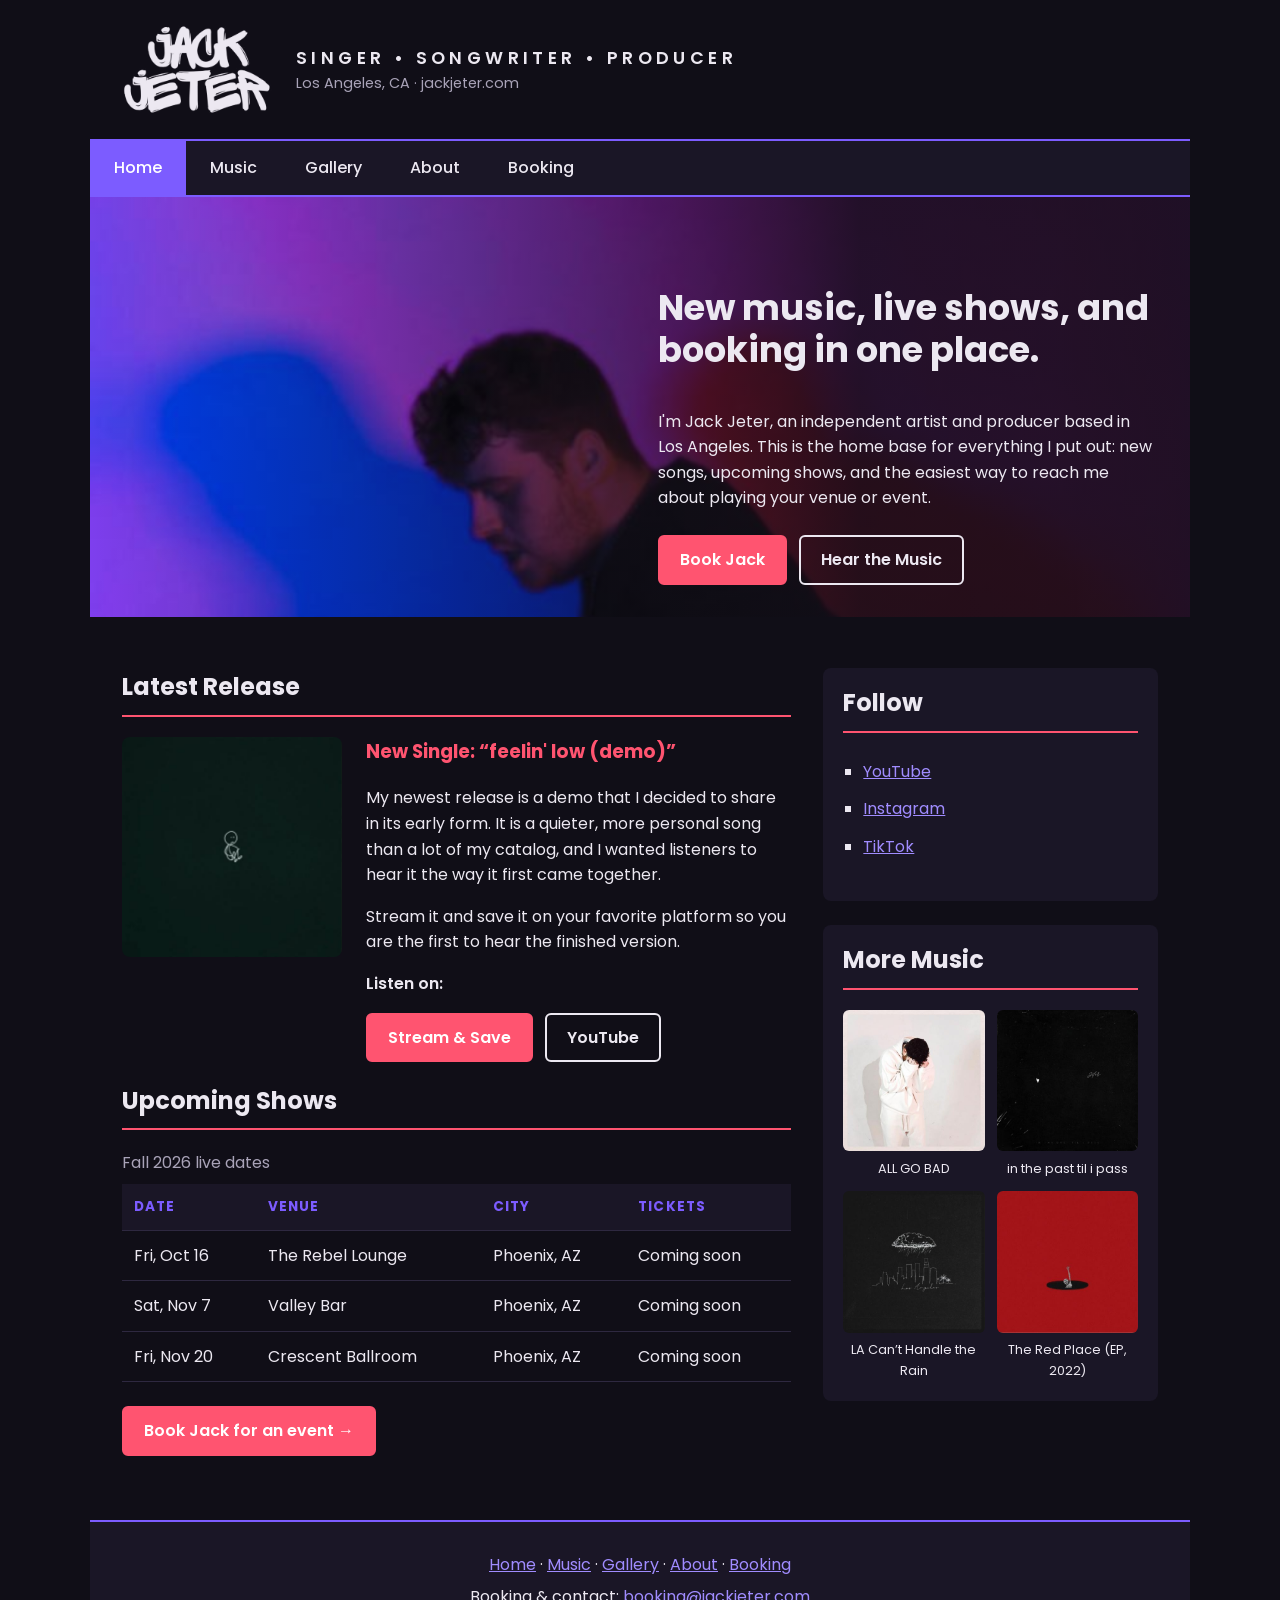
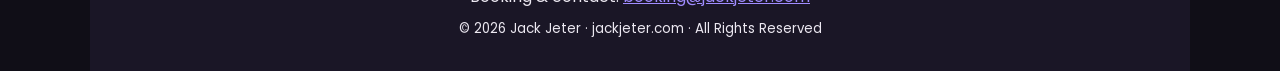
<file: index.html>
<!DOCTYPE html>
<html lang="en">
<head>
  <meta charset="utf-8">
  <meta name="viewport" content="width=device-width, initial-scale=1.0">
  <meta name="description" content="Official website of Jack Jeter, a Los Angeles singer, songwriter, and producer. Stream new releases, see upcoming shows, and book Jack for your event.">
  <meta name="keywords" content="Jack Jeter, music, singer, songwriter, producer, Los Angeles, live shows, booking">
  <meta name="author" content="Jack Jeter">
  <title>Jack Jeter | Singer, Songwriter &amp; Producer</title>
  <link rel="preconnect" href="https://fonts.googleapis.com">
  <link rel="preconnect" href="https://fonts.gstatic.com" crossorigin>
  <link href="https://fonts.googleapis.com/css2?family=Poppins:wght@400;500;600;700&amp;display=swap" rel="stylesheet">
  <link rel="icon" type="image/png" href="images/favicon.png">
  <link rel="stylesheet" href="styles.css">
  <script src="analytics.js"></script>
</head>
<body>
  <div id="wrapper">

    <header>
      <a href="index.html" class="logo-link">
        <h1><img src="images/jack-jeter-logo.png" alt="Jack Jeter" width="198" height="120"></h1>
      </a>
      <div class="tagline">
        <p class="role">Singer &bull; Songwriter &bull; Producer</p>
        <p class="location">Los Angeles, CA &middot; jackjeter.com</p>
      </div>
    </header>

    <nav>
      <ul>
        <li><a href="index.html" class="current">Home</a></li>
        <li><a href="music.html">Music</a></li>
        <li><a href="gallery.html">Gallery</a></li>
        <li><a href="about.html">About</a></li>
        <li><a href="booking.html">Booking</a></li>
      </ul>
    </nav>

    <main>
      <section class="hero">
        <div class="hero-text">
          <h2>New music, live shows, and booking in one place.</h2>
          <p>I'm Jack Jeter, an independent artist and producer based in Los Angeles. This is the home base for everything I put out: new songs, upcoming shows, and the easiest way to reach me about playing your venue or event.</p>
          <a href="booking.html" class="button">Book Jack</a>
          <a href="music.html" class="button button-outline">Hear the Music</a>
        </div>
      </section>

      <div class="columns">
        <div class="main-column">

          <section class="latest">
            <h2>Latest Release</h2>
            <div class="release">
              <img src="images/feelin-low.jpg" alt="Cover art for feelin' low (demo): a small hand-drawn figure sitting alone on a dark green background" width="220" height="220">
              <div>
                <h3>New Single: &ldquo;feelin' low (demo)&rdquo;</h3>
                <p>My newest release is a demo that I decided to share in its early form. It is a quieter, more personal song than a lot of my catalog, and I wanted listeners to hear it the way it first came together.</p>
                <p>Stream it and save it on your favorite platform so you are the first to hear the finished version.</p>
                <p class="listen">Listen on:</p>
                <a href="https://distrokid.com/hyperfollow/jackjeter/feelin-low-demo" class="button">Stream &amp; Save</a>
                <a href="https://www.youtube.com/@jackjetermusic" class="button button-outline">YouTube</a>
              </div>
            </div>
          </section>

          <section class="shows">
            <h2>Upcoming Shows</h2>
            <table>
              <caption>Fall 2026 live dates</caption>
              <thead>
                <tr>
                  <th scope="col">Date</th>
                  <th scope="col">Venue</th>
                  <th scope="col">City</th>
                  <th scope="col">Tickets</th>
                </tr>
              </thead>
              <tbody>
                <tr>
                  <td>Fri, Oct 16</td>
                  <td>The Rebel Lounge</td>
                  <td>Phoenix, AZ</td>
                  <td>Coming soon</td>
                </tr>
                <tr>
                  <td>Sat, Nov 7</td>
                  <td>Valley Bar</td>
                  <td>Phoenix, AZ</td>
                  <td>Coming soon</td>
                </tr>
                <tr>
                  <td>Fri, Nov 20</td>
                  <td>Crescent Ballroom</td>
                  <td>Phoenix, AZ</td>
                  <td>Coming soon</td>
                </tr>
              </tbody>
            </table>
            <a href="booking.html" class="button">Book Jack for an event &rarr;</a>
          </section>

        </div>

        <aside>
          <section class="follow">
            <h2>Follow</h2>
            <ul>
              <li><a href="https://www.youtube.com/@jackjetermusic">YouTube</a></li>
              <li><a href="https://www.instagram.com/jackjetermusic/">Instagram</a></li>
              <li><a href="https://tiktok.com/@jackjetermusic">TikTok</a></li>
            </ul>
          </section>

          <section class="more-music">
            <h2>More Music</h2>
            <div class="thumbs">
              <figure>
                <a href="https://distrokid.com/hyperfollow/jackjeter/all-go-bad"><img src="images/all-go-bad.jpg" alt="Cover art for ALL GO BAD" width="150" height="150"></a>
                <figcaption>ALL GO BAD</figcaption>
              </figure>
              <figure>
                <a href="https://distrokid.com/hyperfollow/jackjeter/in-the-past-til-i-pass"><img src="images/in-the-past.jpg" alt="Cover art for in the past til i pass" width="150" height="150"></a>
                <figcaption>in the past til i pass</figcaption>
              </figure>
              <figure>
                <a href="https://distrokid.com/hyperfollow/jackjeter/la-cant-handle-the-rain/"><img src="images/la-rain.jpg" alt="Cover art for LA Can't Handle the Rain: a line drawing of a storm cloud over the Los Angeles skyline" width="150" height="150"></a>
                <figcaption>LA Can&rsquo;t Handle the Rain</figcaption>
              </figure>
              <figure>
                <a href="https://album.link/i/1635419863"><img src="images/the-red-place.jpg" alt="Cover art for The Red Place EP" width="150" height="150"></a>
                <figcaption>The Red Place (EP, 2022)</figcaption>
              </figure>
            </div>
          </section>
        </aside>
      </div>
    </main>

    <footer>
      <p class="footer-nav">
        <a href="index.html">Home</a> &middot;
        <a href="music.html">Music</a> &middot;
        <a href="gallery.html">Gallery</a> &middot;
        <a href="about.html">About</a> &middot;
        <a href="booking.html">Booking</a>
      </p>
      <p>Booking &amp; contact: <a href="mailto:booking@jackjeter.com">booking@jackjeter.com</a></p>
      <p><small>&copy; 2026 Jack Jeter &middot; jackjeter.com &middot; All Rights Reserved</small></p>
    </footer>

  </div>
</body>
</html>
</file>
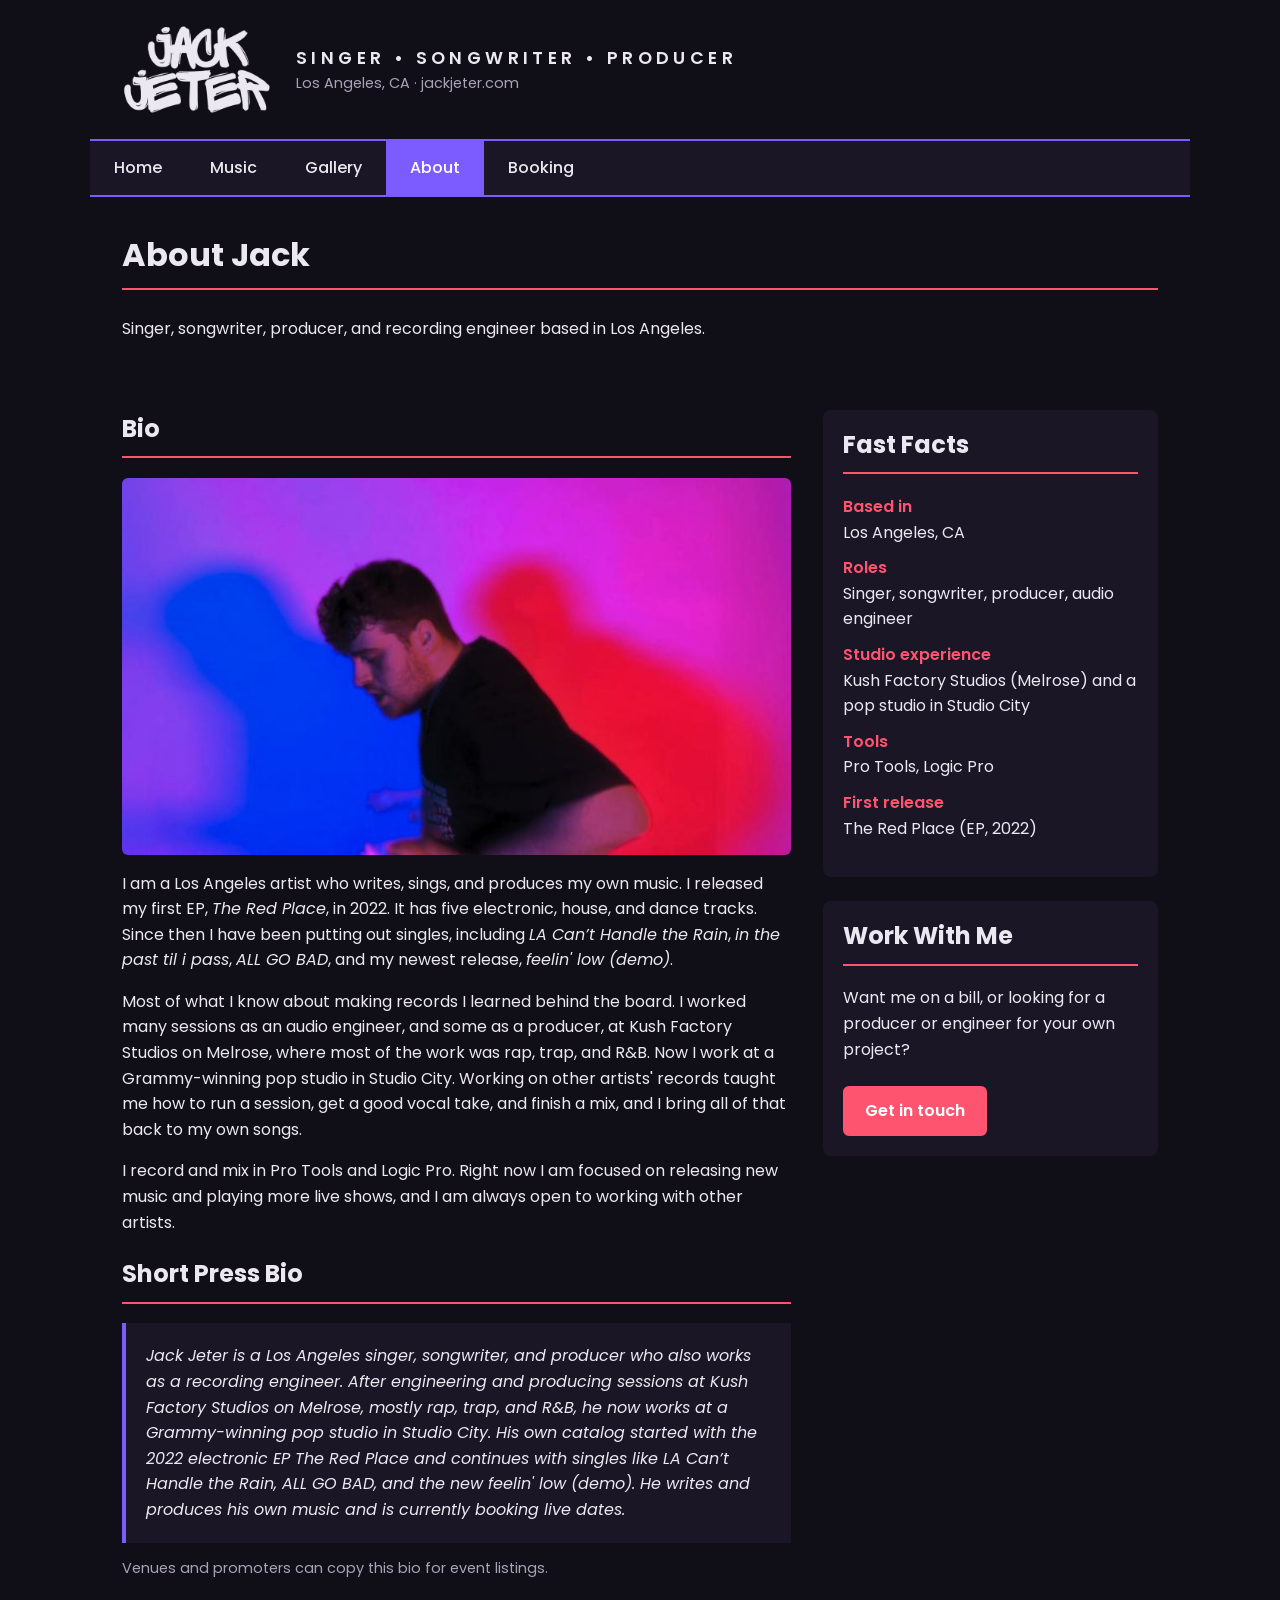
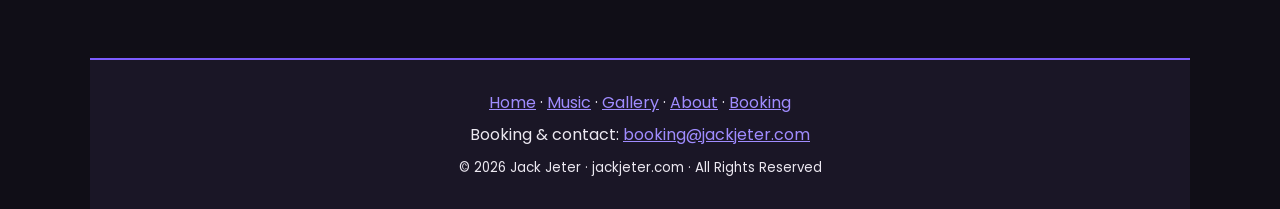
<file: about.html>
<!DOCTYPE html>
<html lang="en">
<head>
  <meta charset="utf-8">
  <meta name="viewport" content="width=device-width, initial-scale=1.0">
  <meta name="description" content="About Jack Jeter: a Los Angeles singer, songwriter, producer, and recording engineer with studio experience at Kush Factory Studios on Melrose.">
  <meta name="keywords" content="Jack Jeter bio, Los Angeles producer, recording engineer, singer songwriter, Kush Factory Studios, press bio">
  <meta name="author" content="Jack Jeter">
  <title>About | Jack Jeter</title>
  <link rel="preconnect" href="https://fonts.googleapis.com">
  <link rel="preconnect" href="https://fonts.gstatic.com" crossorigin>
  <link href="https://fonts.googleapis.com/css2?family=Poppins:wght@400;500;600;700&amp;display=swap" rel="stylesheet">
  <link rel="icon" type="image/png" href="images/favicon.png">
  <link rel="stylesheet" href="styles.css">
  <script src="analytics.js"></script>
</head>
<body>
  <div id="wrapper">

    <header>
      <a href="index.html" class="logo-link">
        <h1><img src="images/jack-jeter-logo.png" alt="Jack Jeter" width="198" height="120"></h1>
      </a>
      <div class="tagline">
        <p class="role">Singer &bull; Songwriter &bull; Producer</p>
        <p class="location">Los Angeles, CA &middot; jackjeter.com</p>
      </div>
    </header>

    <nav>
      <ul>
        <li><a href="index.html">Home</a></li>
        <li><a href="music.html">Music</a></li>
        <li><a href="gallery.html">Gallery</a></li>
        <li><a href="about.html" class="current">About</a></li>
        <li><a href="booking.html">Booking</a></li>
      </ul>
    </nav>

    <main>
      <section class="page-intro">
        <h2>About Jack</h2>
        <p>Singer, songwriter, producer, and recording engineer based in Los Angeles.</p>
      </section>

      <div class="columns">
        <div class="main-column">
          <section class="content-section">
            <h2>Bio</h2>
            <img src="images/hero.jpg" alt="Jack Jeter under blue and red lights" width="800" height="450" class="bio-photo">
            <p>I am a Los Angeles artist who writes, sings, and produces my own music. I released my first EP, <em>The Red Place</em>, in 2022. It has five electronic, house, and dance tracks. Since then I have been putting out singles, including <em>LA Can&rsquo;t Handle the Rain</em>, <em>in the past til i pass</em>, <em>ALL GO BAD</em>, and my newest release, <em>feelin' low (demo)</em>.</p>
            <p>Most of what I know about making records I learned behind the board. I worked many sessions as an audio engineer, and some as a producer, at Kush Factory Studios on Melrose, where most of the work was rap, trap, and R&amp;B. Now I work at a Grammy-winning pop studio in Studio City. Working on other artists' records taught me how to run a session, get a good vocal take, and finish a mix, and I bring all of that back to my own songs.</p>
            <p>I record and mix in Pro Tools and Logic Pro. Right now I am focused on releasing new music and playing more live shows, and I am always open to working with other artists.</p>
          </section>

          <section class="content-section">
            <h2>Short Press Bio</h2>
            <blockquote class="press-bio">
              <p>Jack Jeter is a Los Angeles singer, songwriter, and producer who also works as a recording engineer. After engineering and producing sessions at Kush Factory Studios on Melrose, mostly rap, trap, and R&amp;B, he now works at a Grammy-winning pop studio in Studio City. His own catalog started with the 2022 electronic EP <em>The Red Place</em> and continues with singles like <em>LA Can&rsquo;t Handle the Rain</em>, <em>ALL GO BAD</em>, and the new <em>feelin' low (demo)</em>. He writes and produces his own music and is currently booking live dates.</p>
            </blockquote>
            <p class="note">Venues and promoters can copy this bio for event listings.</p>
          </section>
        </div>

        <aside>
          <section>
            <h2>Fast Facts</h2>
            <dl class="facts">
              <dt>Based in</dt>
              <dd>Los Angeles, CA</dd>
              <dt>Roles</dt>
              <dd>Singer, songwriter, producer, audio engineer</dd>
              <dt>Studio experience</dt>
              <dd>Kush Factory Studios (Melrose) and a pop studio in Studio City</dd>
              <dt>Tools</dt>
              <dd>Pro Tools, Logic Pro</dd>
              <dt>First release</dt>
              <dd>The Red Place (EP, 2022)</dd>
            </dl>
          </section>

          <section>
            <h2>Work With Me</h2>
            <p>Want me on a bill, or looking for a producer or engineer for your own project?</p>
            <a href="booking.html" class="button">Get in touch</a>
          </section>
        </aside>
      </div>
    </main>

    <footer>
      <p class="footer-nav">
        <a href="index.html">Home</a> &middot;
        <a href="music.html">Music</a> &middot;
        <a href="gallery.html">Gallery</a> &middot;
        <a href="about.html">About</a> &middot;
        <a href="booking.html">Booking</a>
      </p>
      <p>Booking &amp; contact: <a href="mailto:booking@jackjeter.com">booking@jackjeter.com</a></p>
      <p><small>&copy; 2026 Jack Jeter &middot; jackjeter.com &middot; All Rights Reserved</small></p>
    </footer>

  </div>
</body>
</html>
</file>
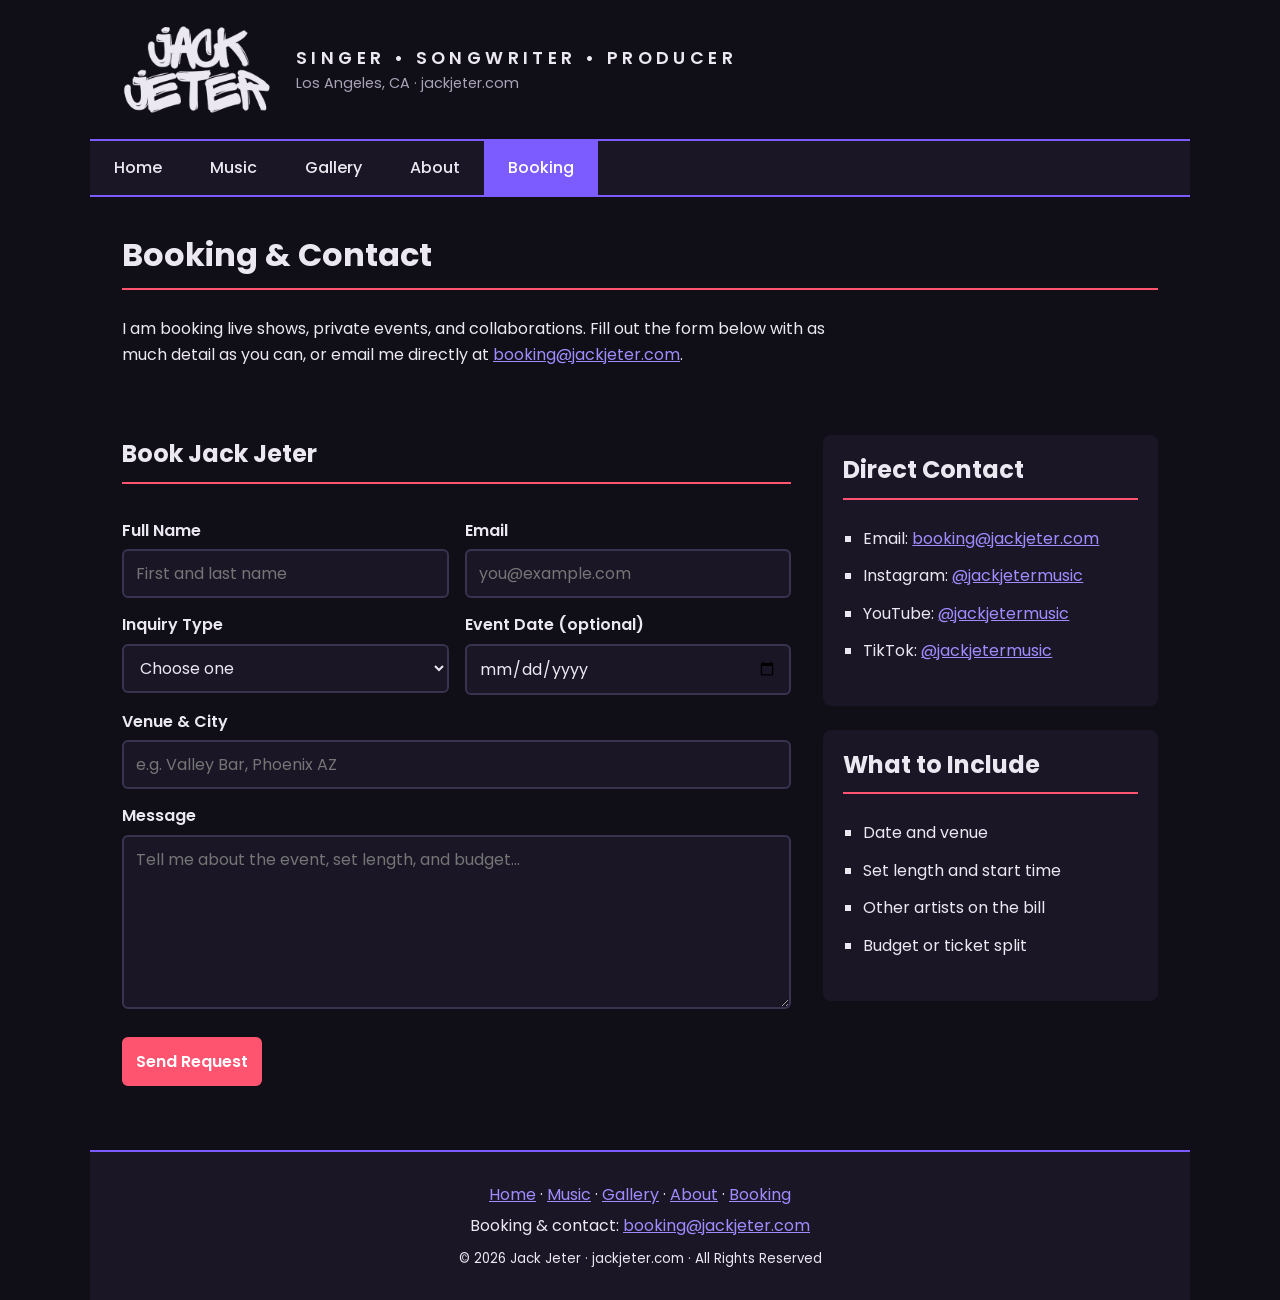
<file: booking.html>
<!DOCTYPE html>
<html lang="en">
<head>
  <meta charset="utf-8">
  <meta name="viewport" content="width=device-width, initial-scale=1.0">
  <meta name="description" content="Book Jack Jeter for a live show or event, or reach out about a collaboration. Send a booking request or email booking@jackjeter.com.">
  <meta name="keywords" content="book Jack Jeter, live music booking, Los Angeles musician for hire, collaboration, contact Jack Jeter">
  <meta name="author" content="Jack Jeter">
  <title>Booking | Jack Jeter</title>
  <link rel="preconnect" href="https://fonts.googleapis.com">
  <link rel="preconnect" href="https://fonts.gstatic.com" crossorigin>
  <link href="https://fonts.googleapis.com/css2?family=Poppins:wght@400;500;600;700&amp;display=swap" rel="stylesheet">
  <link rel="icon" type="image/png" href="images/favicon.png">
  <link rel="stylesheet" href="styles.css">
  <script src="analytics.js"></script>
</head>
<body>
  <div id="wrapper">

    <header>
      <a href="index.html" class="logo-link">
        <h1><img src="images/jack-jeter-logo.png" alt="Jack Jeter" width="198" height="120"></h1>
      </a>
      <div class="tagline">
        <p class="role">Singer &bull; Songwriter &bull; Producer</p>
        <p class="location">Los Angeles, CA &middot; jackjeter.com</p>
      </div>
    </header>

    <nav>
      <ul>
        <li><a href="index.html">Home</a></li>
        <li><a href="music.html">Music</a></li>
        <li><a href="gallery.html">Gallery</a></li>
        <li><a href="about.html">About</a></li>
        <li><a href="booking.html" class="current">Booking</a></li>
      </ul>
    </nav>

    <main>
      <section class="page-intro">
        <h2>Booking &amp; Contact</h2>
        <p>I am booking live shows, private events, and collaborations. Fill out the form below with as much detail as you can, or email me directly at <a href="mailto:booking@jackjeter.com">booking@jackjeter.com</a>.</p>
      </section>

      <div class="columns">
        <div class="main-column">
          <section class="content-section">
            <h2>Book Jack Jeter</h2>
            <form action="#" method="post" class="booking-form">
              <div class="form-row">
                <div>
                  <label for="fullname">Full Name</label>
                  <input type="text" id="fullname" name="fullname" placeholder="First and last name" autocomplete="name" required>
                </div>
                <div>
                  <label for="email">Email</label>
                  <input type="email" id="email" name="email" placeholder="you@example.com" autocomplete="email" required>
                </div>
              </div>

              <div class="form-row">
                <div>
                  <label for="inquiry">Inquiry Type</label>
                  <select id="inquiry" name="inquiry" required>
                    <option value="">Choose one</option>
                    <option value="booking">Booking</option>
                    <option value="collaboration">Collaboration</option>
                    <option value="general">General</option>
                  </select>
                </div>
                <div>
                  <label for="eventdate">Event Date (optional)</label>
                  <input type="date" id="eventdate" name="eventdate">
                </div>
              </div>

              <label for="venue">Venue &amp; City</label>
              <input type="text" id="venue" name="venue" placeholder="e.g. Valley Bar, Phoenix AZ">

              <label for="message">Message</label>
              <textarea id="message" name="message" rows="6" placeholder="Tell me about the event, set length, and budget..." required></textarea>

              <input type="submit" value="Send Request" class="button">
            </form>
          </section>
        </div>

        <aside>
          <section>
            <h2>Direct Contact</h2>
            <ul>
              <li>Email: <a href="mailto:booking@jackjeter.com">booking@jackjeter.com</a></li>
              <li>Instagram: <a href="https://www.instagram.com/jackjetermusic/">@jackjetermusic</a></li>
              <li>YouTube: <a href="https://www.youtube.com/@jackjetermusic">@jackjetermusic</a></li>
              <li>TikTok: <a href="https://tiktok.com/@jackjetermusic">@jackjetermusic</a></li>
            </ul>
          </section>

          <section>
            <h2>What to Include</h2>
            <ul>
              <li>Date and venue</li>
              <li>Set length and start time</li>
              <li>Other artists on the bill</li>
              <li>Budget or ticket split</li>
            </ul>
          </section>
        </aside>
      </div>
    </main>

    <footer>
      <p class="footer-nav">
        <a href="index.html">Home</a> &middot;
        <a href="music.html">Music</a> &middot;
        <a href="gallery.html">Gallery</a> &middot;
        <a href="about.html">About</a> &middot;
        <a href="booking.html">Booking</a>
      </p>
      <p>Booking &amp; contact: <a href="mailto:booking@jackjeter.com">booking@jackjeter.com</a></p>
      <p><small>&copy; 2026 Jack Jeter &middot; jackjeter.com &middot; All Rights Reserved</small></p>
    </footer>

  </div>
</body>
</html>
</file>
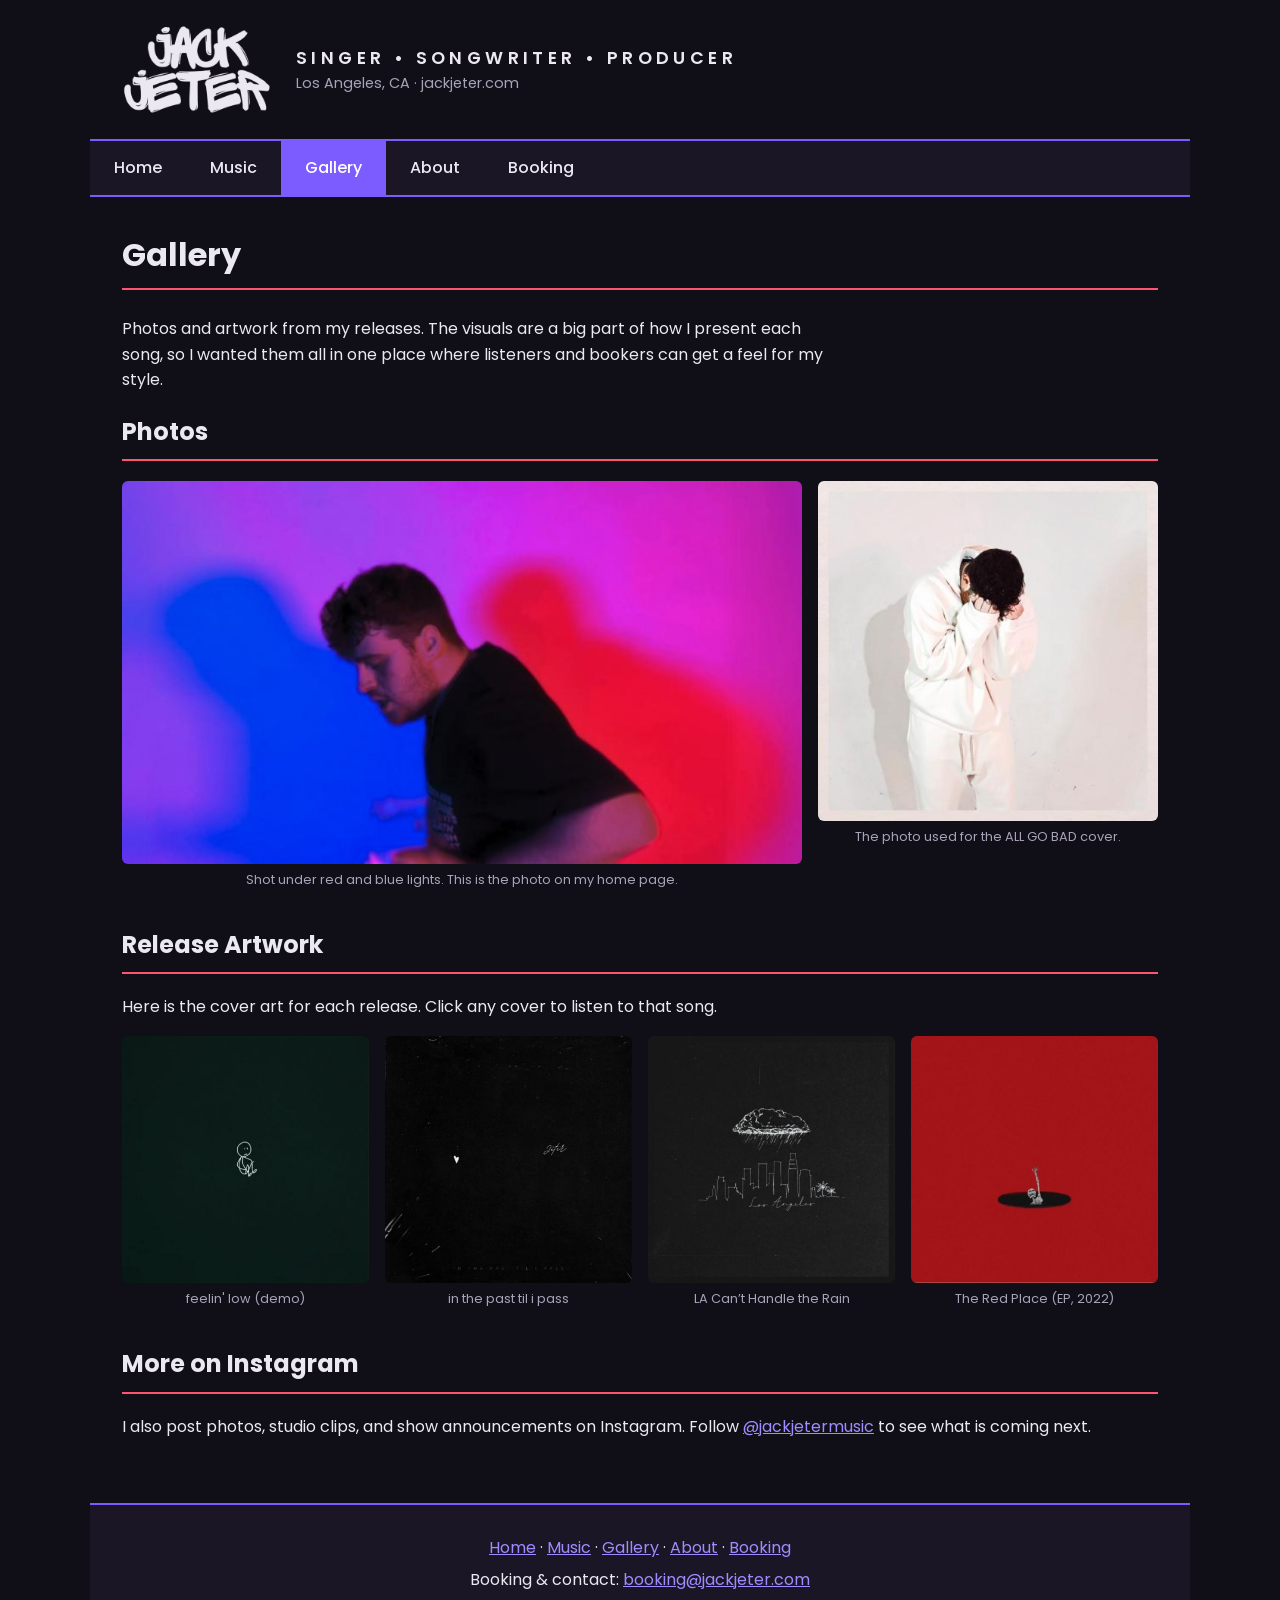
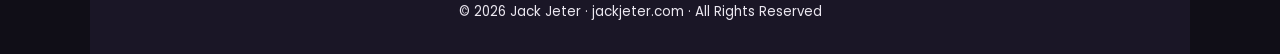
<file: gallery.html>
<!DOCTYPE html>
<html lang="en">
<head>
  <meta charset="utf-8">
  <meta name="viewport" content="width=device-width, initial-scale=1.0">
  <meta name="description" content="Photos and release artwork from Jack Jeter, a Los Angeles singer, songwriter, and producer.">
  <meta name="keywords" content="Jack Jeter photos, Jack Jeter gallery, album art, cover art, press photos, Los Angeles musician">
  <meta name="author" content="Jack Jeter">
  <title>Gallery | Jack Jeter</title>
  <link rel="preconnect" href="https://fonts.googleapis.com">
  <link rel="preconnect" href="https://fonts.gstatic.com" crossorigin>
  <link href="https://fonts.googleapis.com/css2?family=Poppins:wght@400;500;600;700&amp;display=swap" rel="stylesheet">
  <link rel="icon" type="image/png" href="images/favicon.png">
  <link rel="stylesheet" href="styles.css">
  <script src="analytics.js"></script>
</head>
<body>
  <div id="wrapper">

    <header>
      <a href="index.html" class="logo-link">
        <h1><img src="images/jack-jeter-logo.png" alt="Jack Jeter" width="198" height="120"></h1>
      </a>
      <div class="tagline">
        <p class="role">Singer &bull; Songwriter &bull; Producer</p>
        <p class="location">Los Angeles, CA &middot; jackjeter.com</p>
      </div>
    </header>

    <nav>
      <ul>
        <li><a href="index.html">Home</a></li>
        <li><a href="music.html">Music</a></li>
        <li><a href="gallery.html" class="current">Gallery</a></li>
        <li><a href="about.html">About</a></li>
        <li><a href="booking.html">Booking</a></li>
      </ul>
    </nav>

    <main>
      <section class="page-intro">
        <h2>Gallery</h2>
        <p>Photos and artwork from my releases. The visuals are a big part of how I present each song, so I wanted them all in one place where listeners and bookers can get a feel for my style.</p>
      </section>

      <section class="content-section">
        <h2>Photos</h2>
        <div class="photo-grid">
          <figure class="wide">
            <img src="images/hero.jpg" alt="Jack Jeter in a black t-shirt under blue and red lights, with two colored shadows on the wall behind him" width="800" height="450">
            <figcaption>Shot under red and blue lights. This is the photo on my home page.</figcaption>
          </figure>
          <figure>
            <img src="images/all-go-bad.jpg" alt="Jack in an all-white outfit covering his face with his hands against a white wall" width="450" height="450">
            <figcaption>The photo used for the ALL GO BAD cover.</figcaption>
          </figure>
        </div>
      </section>

      <section class="content-section">
        <h2>Release Artwork</h2>
        <p>Here is the cover art for each release. Click any cover to listen to that song.</p>
        <div class="art-grid">
          <figure>
            <a href="https://distrokid.com/hyperfollow/jackjeter/feelin-low-demo"><img src="images/feelin-low.jpg" alt="Cover art for feelin' low (demo): a small hand-drawn figure on a dark green background" width="450" height="450"></a>
            <figcaption>feelin' low (demo)</figcaption>
          </figure>
          <figure>
            <a href="https://distrokid.com/hyperfollow/jackjeter/in-the-past-til-i-pass"><img src="images/in-the-past.jpg" alt="Cover art for in the past til i pass: a scratched black cover with a small white heart" width="450" height="450"></a>
            <figcaption>in the past til i pass</figcaption>
          </figure>
          <figure>
            <a href="https://distrokid.com/hyperfollow/jackjeter/la-cant-handle-the-rain/"><img src="images/la-rain.jpg" alt="Cover art for LA Can't Handle the Rain: a line drawing of a storm cloud over the Los Angeles skyline" width="450" height="450"></a>
            <figcaption>LA Can&rsquo;t Handle the Rain</figcaption>
          </figure>
          <figure>
            <a href="https://album.link/i/1635419863"><img src="images/the-red-place.jpg" alt="Cover art for The Red Place EP: a skeleton arm reaching out of a black hole on a red background" width="450" height="450"></a>
            <figcaption>The Red Place (EP, 2022)</figcaption>
          </figure>
        </div>
      </section>

      <section class="content-section">
        <h2>More on Instagram</h2>
        <p>I also post photos, studio clips, and show announcements on Instagram. Follow <a href="https://www.instagram.com/jackjetermusic/">@jackjetermusic</a> to see what is coming next.</p>
      </section>
    </main>

    <footer>
      <p class="footer-nav">
        <a href="index.html">Home</a> &middot;
        <a href="music.html">Music</a> &middot;
        <a href="gallery.html">Gallery</a> &middot;
        <a href="about.html">About</a> &middot;
        <a href="booking.html">Booking</a>
      </p>
      <p>Booking &amp; contact: <a href="mailto:booking@jackjeter.com">booking@jackjeter.com</a></p>
      <p><small>&copy; 2026 Jack Jeter &middot; jackjeter.com &middot; All Rights Reserved</small></p>
    </footer>

  </div>
</body>
</html>
</file>
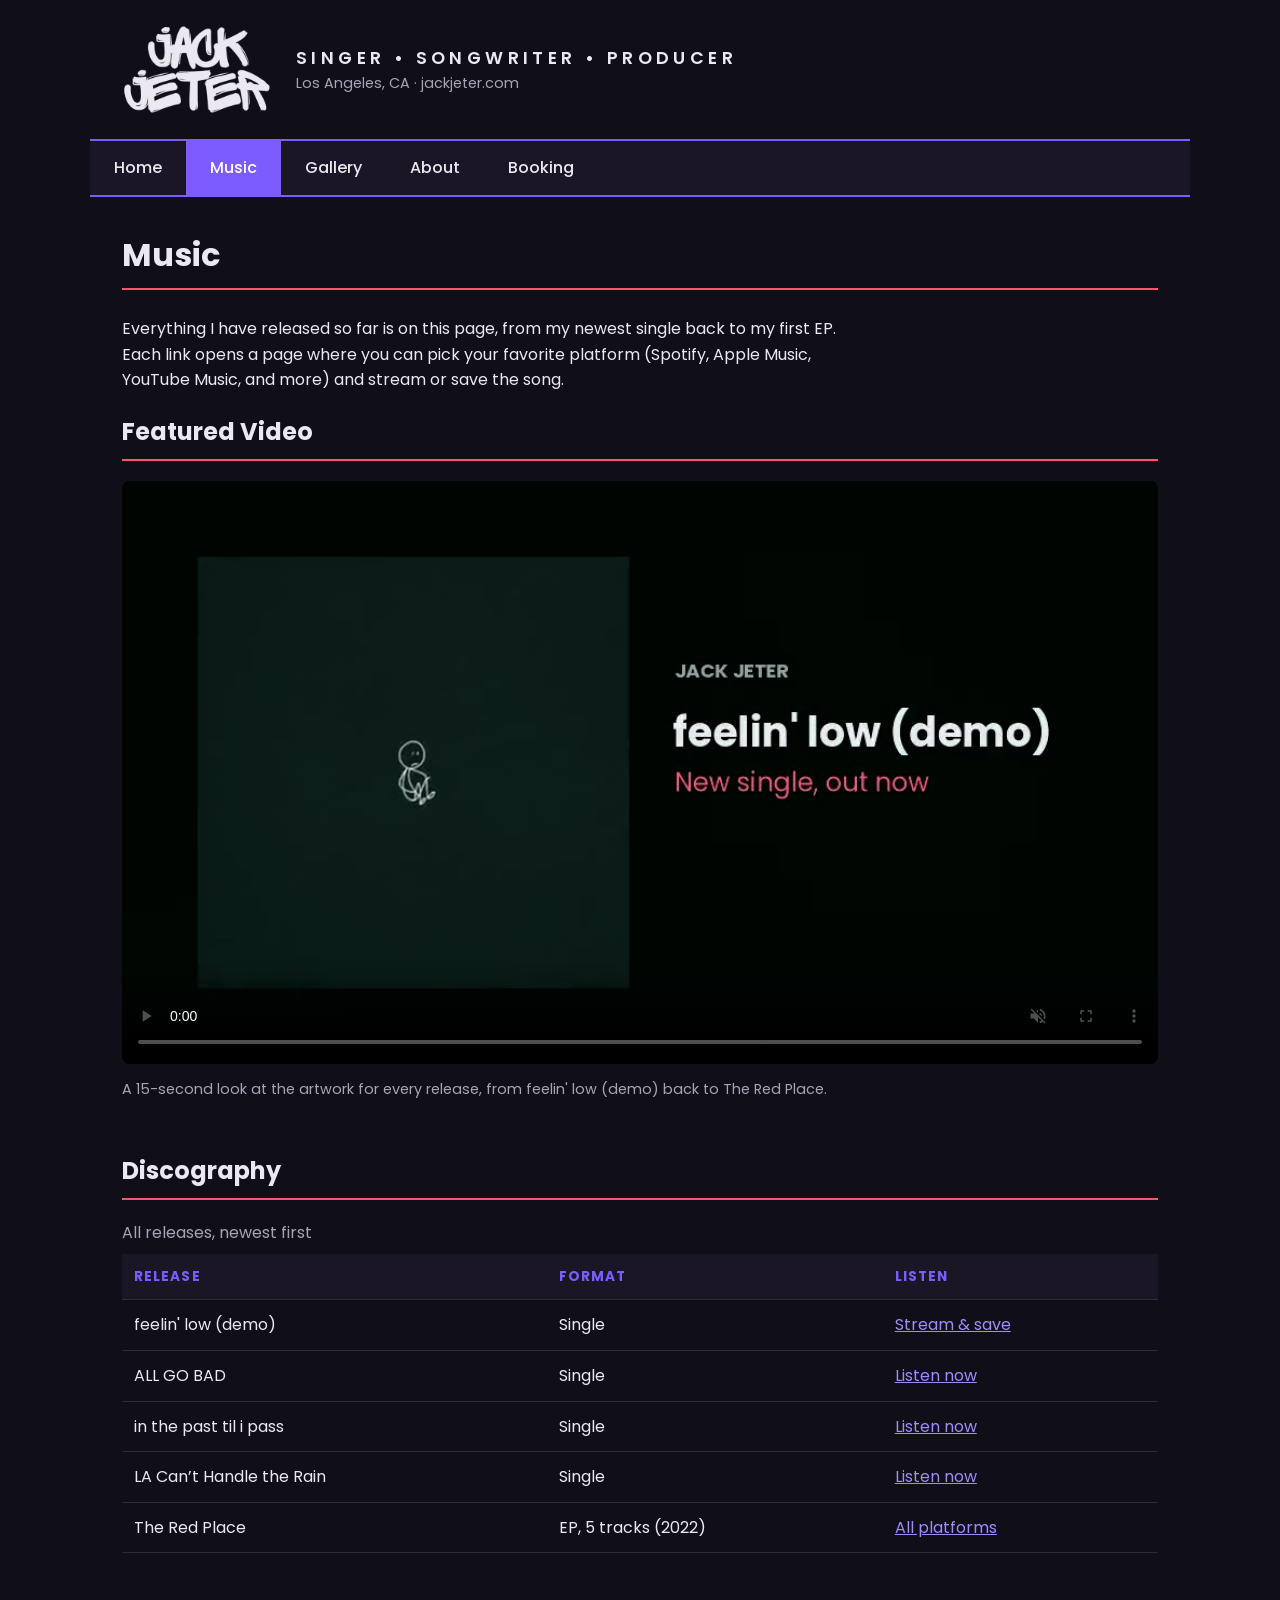
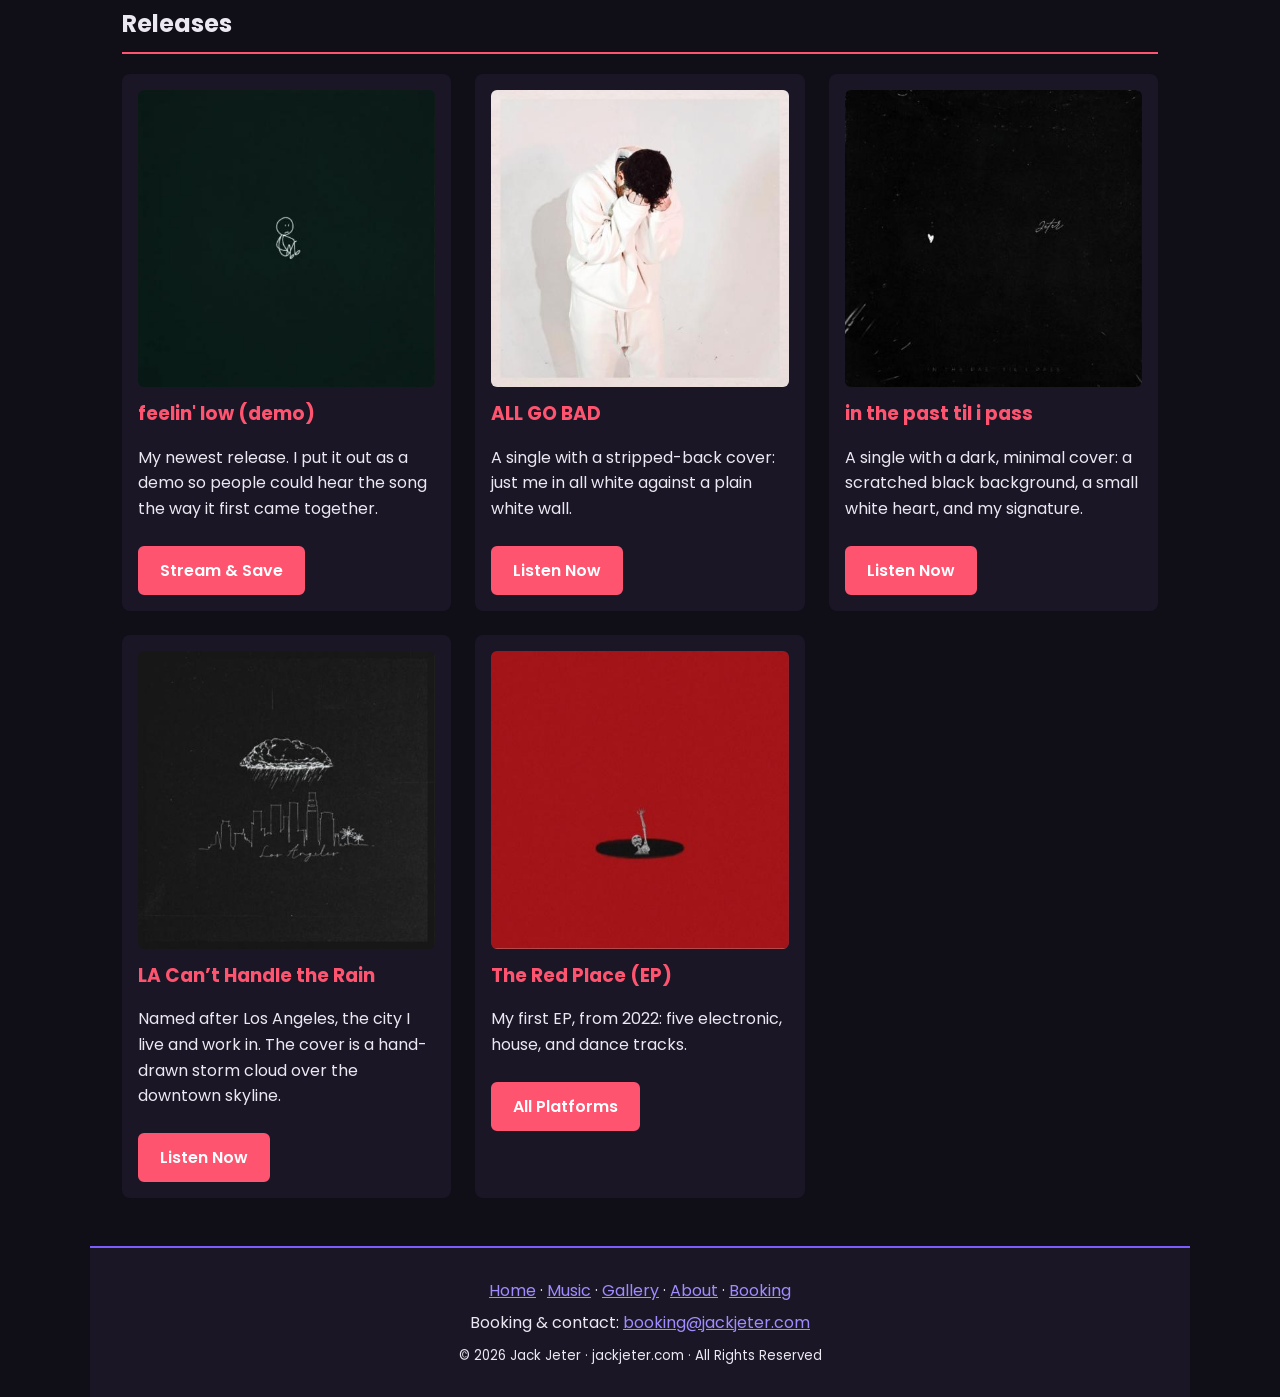
<file: music.html>
<!DOCTYPE html>
<html lang="en">
<head>
  <meta charset="utf-8">
  <meta name="viewport" content="width=device-width, initial-scale=1.0">
  <meta name="description" content="Stream music by Jack Jeter, including the new single feelin' low (demo), ALL GO BAD, in the past til i pass, LA Can't Handle the Rain, and The Red Place EP.">
  <meta name="keywords" content="Jack Jeter music, Jack Jeter discography, feelin' low, ALL GO BAD, The Red Place EP, LA Can't Handle the Rain, stream">
  <meta name="author" content="Jack Jeter">
  <title>Music | Jack Jeter</title>
  <link rel="preconnect" href="https://fonts.googleapis.com">
  <link rel="preconnect" href="https://fonts.gstatic.com" crossorigin>
  <link href="https://fonts.googleapis.com/css2?family=Poppins:wght@400;500;600;700&amp;display=swap" rel="stylesheet">
  <link rel="icon" type="image/png" href="images/favicon.png">
  <link rel="stylesheet" href="styles.css">
  <script src="analytics.js"></script>
</head>
<body>
  <div id="wrapper">

    <header>
      <a href="index.html" class="logo-link">
        <h1><img src="images/jack-jeter-logo.png" alt="Jack Jeter" width="198" height="120"></h1>
      </a>
      <div class="tagline">
        <p class="role">Singer &bull; Songwriter &bull; Producer</p>
        <p class="location">Los Angeles, CA &middot; jackjeter.com</p>
      </div>
    </header>

    <nav>
      <ul>
        <li><a href="index.html">Home</a></li>
        <li><a href="music.html" class="current">Music</a></li>
        <li><a href="gallery.html">Gallery</a></li>
        <li><a href="about.html">About</a></li>
        <li><a href="booking.html">Booking</a></li>
      </ul>
    </nav>

    <main>
      <section class="page-intro">
        <h2>Music</h2>
        <p>Everything I have released so far is on this page, from my newest single back to my first EP. Each link opens a page where you can pick your favorite platform (Spotify, Apple Music, YouTube Music, and more) and stream or save the song.</p>
      </section>

      <section class="content-section">
        <h2>Featured Video</h2>
        <div class="video-wrap">
          <video controls muted playsinline preload="metadata" poster="images/teaser-poster.jpg" width="960" height="540">
            <source src="media/jack-jeter-teaser.mp4" type="video/mp4">
            Your browser does not support the video tag. You can <a href="media/jack-jeter-teaser.mp4">download the video</a> instead.
          </video>
          <p class="note">A 15-second look at the artwork for every release, from feelin' low (demo) back to The Red Place.</p>
        </div>
      </section>

      <section class="content-section">
        <h2>Discography</h2>
        <table class="discography">
          <caption>All releases, newest first</caption>
          <thead>
            <tr>
              <th scope="col">Release</th>
              <th scope="col">Format</th>
              <th scope="col">Listen</th>
            </tr>
          </thead>
          <tbody>
            <tr>
              <td>feelin' low (demo)</td>
              <td>Single</td>
              <td><a href="https://distrokid.com/hyperfollow/jackjeter/feelin-low-demo">Stream &amp; save</a></td>
            </tr>
            <tr>
              <td>ALL GO BAD</td>
              <td>Single</td>
              <td><a href="https://distrokid.com/hyperfollow/jackjeter/all-go-bad">Listen now</a></td>
            </tr>
            <tr>
              <td>in the past til i pass</td>
              <td>Single</td>
              <td><a href="https://distrokid.com/hyperfollow/jackjeter/in-the-past-til-i-pass">Listen now</a></td>
            </tr>
            <tr>
              <td>LA Can&rsquo;t Handle the Rain</td>
              <td>Single</td>
              <td><a href="https://distrokid.com/hyperfollow/jackjeter/la-cant-handle-the-rain/">Listen now</a></td>
            </tr>
            <tr>
              <td>The Red Place</td>
              <td>EP, 5 tracks (2022)</td>
              <td><a href="https://album.link/i/1635419863">All platforms</a></td>
            </tr>
          </tbody>
        </table>
      </section>

      <section class="content-section">
        <h2>Releases</h2>
        <div class="release-grid">
          <article class="release-card">
            <img src="images/feelin-low.jpg" alt="Cover art for feelin' low (demo): a small hand-drawn figure sitting alone on a dark green background" width="450" height="450">
            <h3>feelin' low (demo)</h3>
            <p>My newest release. I put it out as a demo so people could hear the song the way it first came together.</p>
            <a href="https://distrokid.com/hyperfollow/jackjeter/feelin-low-demo" class="button">Stream &amp; Save</a>
          </article>
          <article class="release-card">
            <img src="images/all-go-bad.jpg" alt="Cover art for ALL GO BAD: Jack in an all-white outfit covering his face against a white wall" width="450" height="450">
            <h3>ALL GO BAD</h3>
            <p>A single with a stripped-back cover: just me in all white against a plain white wall.</p>
            <a href="https://distrokid.com/hyperfollow/jackjeter/all-go-bad" class="button">Listen Now</a>
          </article>
          <article class="release-card">
            <img src="images/in-the-past.jpg" alt="Cover art for in the past til i pass: a dark, scratched black cover with a small white heart and handwritten Jeter signature" width="450" height="450">
            <h3>in the past til i pass</h3>
            <p>A single with a dark, minimal cover: a scratched black background, a small white heart, and my signature.</p>
            <a href="https://distrokid.com/hyperfollow/jackjeter/in-the-past-til-i-pass" class="button">Listen Now</a>
          </article>
          <article class="release-card">
            <img src="images/la-rain.jpg" alt="Cover art for LA Can't Handle the Rain: a line drawing of a storm cloud over the Los Angeles skyline" width="450" height="450">
            <h3>LA Can&rsquo;t Handle the Rain</h3>
            <p>Named after Los Angeles, the city I live and work in. The cover is a hand-drawn storm cloud over the downtown skyline.</p>
            <a href="https://distrokid.com/hyperfollow/jackjeter/la-cant-handle-the-rain/" class="button">Listen Now</a>
          </article>
          <article class="release-card">
            <img src="images/the-red-place.jpg" alt="Cover art for The Red Place EP: a skeleton arm reaching out of a black hole on a red background" width="450" height="450">
            <h3>The Red Place (EP)</h3>
            <p>My first EP, from 2022: five electronic, house, and dance tracks.</p>
            <a href="https://album.link/i/1635419863" class="button">All Platforms</a>
          </article>
        </div>
      </section>
    </main>

    <footer>
      <p class="footer-nav">
        <a href="index.html">Home</a> &middot;
        <a href="music.html">Music</a> &middot;
        <a href="gallery.html">Gallery</a> &middot;
        <a href="about.html">About</a> &middot;
        <a href="booking.html">Booking</a>
      </p>
      <p>Booking &amp; contact: <a href="mailto:booking@jackjeter.com">booking@jackjeter.com</a></p>
      <p><small>&copy; 2026 Jack Jeter &middot; jackjeter.com &middot; All Rights Reserved</small></p>
    </footer>

  </div>
</body>
</html>
</file>
<file: styles.css>
/* Jack Jeter Music - main stylesheet
   Colors from my Planning & Analysis Sheet
   (realtimecolors.com) */

:root {
  --text: #ece8f1;
  --background: #100e17;
  --primary: #7c5cff;
  --secondary: #1a1626;
  --accent: #ff5470;
}

* {
  box-sizing: border-box;
}

body {
  margin: 0;
  background-color: var(--background);
  color: var(--text);
  font-family: "Poppins", Arial, sans-serif;
  line-height: 1.6;
}

#wrapper {
  max-width: 1100px;
  margin: 0 auto;
}

/* ---------- Header ---------- */
header {
  display: flex;
  align-items: center;
  gap: 24px;
  padding: 24px 32px;
}

h1 {
  margin: 0;
  line-height: 0;
}

header img {
  width: 150px;
  height: auto;
}

.role {
  margin: 0;
  font-size: 1.1rem;
  font-weight: 600;
  letter-spacing: 0.25em;
  text-transform: uppercase;
}

.location {
  margin: 0;
  color: #a9a3b8;
  font-size: 0.9rem;
}

/* ---------- Navigation ---------- */
nav {
  background-color: var(--secondary);
  border-top: 2px solid var(--primary);
  border-bottom: 2px solid var(--primary);
}

nav ul {
  display: flex;
  margin: 0;
  padding: 0;
  list-style-type: none;
}

nav a {
  display: block;
  padding: 14px 24px;
  color: var(--text);
  font-weight: 500;
  text-decoration: none;
}

nav a:hover,
nav a.current {
  background-color: var(--primary);
  color: #ffffff;
}

/* ---------- Hero ---------- */
.hero {
  display: flex;
  align-items: flex-end;
  justify-content: flex-end;
  min-height: 420px;
  padding: 32px;
  background-image:
    linear-gradient(to left, rgba(16, 14, 23, 0.9) 30%,
      rgba(16, 14, 23, 0)),
    url("images/hero.jpg");
  background-size: cover;
  background-position: center top;
}

.hero-text {
  max-width: 500px;
}

.hero h2 {
  margin-top: 0;
  font-size: 2.2rem;
  line-height: 1.2;
}

/* ---------- Main content ---------- */
main {
  padding-bottom: 32px;
}

.columns {
  display: grid;
  grid-template-columns: 2fr 1fr;
  gap: 32px;
  padding: 32px;
}

h2 {
  color: var(--text);
  font-size: 1.5rem;
}

section h2 {
  padding-bottom: 8px;
  border-bottom: 2px solid var(--accent);
}

.hero h2 {
  border-bottom: none;
}

h3 {
  margin-top: 0;
  color: var(--accent);
}

.release {
  display: flex;
  gap: 24px;
}

.release img {
  width: 220px;
  height: 220px;
  border-radius: 8px;
}

.listen {
  margin-bottom: 8px;
  font-weight: 600;
}

/* ---------- Buttons and links ---------- */
a {
  color: #a08cff;
}

.button {
  display: inline-block;
  margin: 8px 8px 0 0;
  padding: 10px 20px;
  background-color: var(--accent);
  color: #ffffff;
  border: 2px solid var(--accent);
  border-radius: 6px;
  font-weight: 600;
  text-decoration: none;
}

.button:hover {
  background-color: #e0405c;
  border-color: #e0405c;
}

.button-outline {
  background-color: transparent;
  color: var(--text);
  border-color: var(--text);
}

.button-outline:hover {
  background-color: var(--text);
  border-color: var(--text);
  color: var(--background);
}

/* ---------- Upcoming shows table ---------- */
table {
  width: 100%;
  margin-bottom: 16px;
  border-collapse: collapse;
}

caption {
  margin-bottom: 8px;
  color: #a9a3b8;
  text-align: left;
}

th,
td {
  padding: 12px;
  border-bottom: 1px solid #2e2840;
  text-align: left;
}

th {
  background-color: var(--secondary);
  color: var(--primary);
  text-transform: uppercase;
  font-size: 0.85rem;
  letter-spacing: 0.08em;
}

tbody tr:hover {
  background-color: var(--secondary);
}

/* ---------- Sidebar ---------- */
aside section {
  margin-bottom: 24px;
  padding: 0 20px 20px;
  background-color: var(--secondary);
  border-radius: 8px;
}

aside h2 {
  padding-top: 16px;
}

aside ul {
  padding-left: 20px;
  list-style-type: square;
}

aside li {
  padding: 6px 0;
}

.thumbs {
  display: grid;
  grid-template-columns: 1fr 1fr;
  gap: 12px;
}

figure {
  margin: 0;
}

.thumbs img {
  width: 100%;
  height: auto;
  border-radius: 6px;
}

figcaption {
  font-size: 0.8rem;
  text-align: center;
}

/* ---------- Inner pages ---------- */
.page-intro {
  padding: 32px 32px 0;
}

.page-intro h2 {
  margin-top: 0;
  font-size: 2rem;
}

.page-intro p {
  max-width: 720px;
}

.content-section {
  padding: 0 32px 16px;
}

.columns .content-section {
  padding: 0;
}

.note {
  color: #a9a3b8;
  font-size: 0.9rem;
}

/* Video */
.video-wrap video {
  display: block;
  width: 100%;
  height: auto;
  border-radius: 8px;
  background-color: #000000;
}

/* Release cards on the Music page */
.release-grid {
  display: grid;
  grid-template-columns: repeat(3, 1fr);
  gap: 24px;
}

.release-card {
  padding: 16px;
  background-color: var(--secondary);
  border-radius: 8px;
}

.release-card img,
.art-grid img,
.photo-grid img,
.bio-photo {
  display: block;
  width: 100%;
  height: auto;
  border-radius: 6px;
}

.release-card h3 {
  margin: 12px 0 4px;
}

/* Gallery */
.photo-grid {
  display: grid;
  grid-template-columns: 2fr 1fr;
  gap: 16px;
  align-items: start;
}

.art-grid {
  display: grid;
  grid-template-columns: repeat(4, 1fr);
  gap: 16px;
}

.photo-grid figcaption,
.art-grid figcaption {
  margin-top: 6px;
  color: #a9a3b8;
}

.art-grid img:hover {
  outline: 3px solid var(--accent);
}

/* About */
.press-bio {
  margin: 0;
  padding: 4px 20px;
  border-left: 4px solid var(--primary);
  background-color: var(--secondary);
  font-style: italic;
}

.facts dt {
  margin-top: 10px;
  color: var(--accent);
  font-weight: 600;
}

.facts dd {
  margin: 0;
}

/* Booking form */
.booking-form label {
  display: block;
  margin: 14px 0 6px;
  font-weight: 600;
}

.form-row {
  display: grid;
  grid-template-columns: 1fr 1fr;
  gap: 16px;
}

.booking-form input,
.booking-form select,
.booking-form textarea {
  width: 100%;
  padding: 10px 12px;
  background-color: var(--secondary);
  color: var(--text);
  border: 2px solid #3a3350;
  border-radius: 6px;
  font-family: inherit;
  font-size: 1rem;
}

.booking-form input:focus,
.booking-form select:focus,
.booking-form textarea:focus {
  border-color: var(--primary);
  outline: none;
}

.booking-form input[type="submit"] {
  width: auto;
  margin-top: 20px;
  border: 2px solid var(--accent);
  background-color: var(--accent);
  color: #ffffff;
  cursor: pointer;
}

/* ---------- Footer ---------- */
footer {
  padding: 24px 32px;
  background-color: var(--secondary);
  border-top: 2px solid var(--primary);
  text-align: center;
}

footer p {
  margin: 6px 0;
}

/* ---------- Small screens ---------- */
@media (max-width: 768px) {
  header {
    flex-direction: column;
    text-align: center;
  }

  nav ul {
    flex-wrap: wrap;
    justify-content: center;
  }

  .columns {
    grid-template-columns: 1fr;
  }

  .release {
    flex-direction: column;
  }

  .hero h2 {
    font-size: 1.7rem;
  }

  .release-grid,
  .photo-grid,
  .form-row {
    grid-template-columns: 1fr;
  }

  .art-grid {
    grid-template-columns: 1fr 1fr;
  }
}

/* ---------- Phones ---------- */
@media (max-width: 480px) {
  .hero,
  .columns,
  .page-intro,
  .content-section {
    padding-left: 16px;
    padding-right: 16px;
  }

  th,
  td {
    padding: 8px 6px;
    font-size: 0.85rem;
  }

  nav a {
    padding: 12px 14px;
  }
}
</file>
